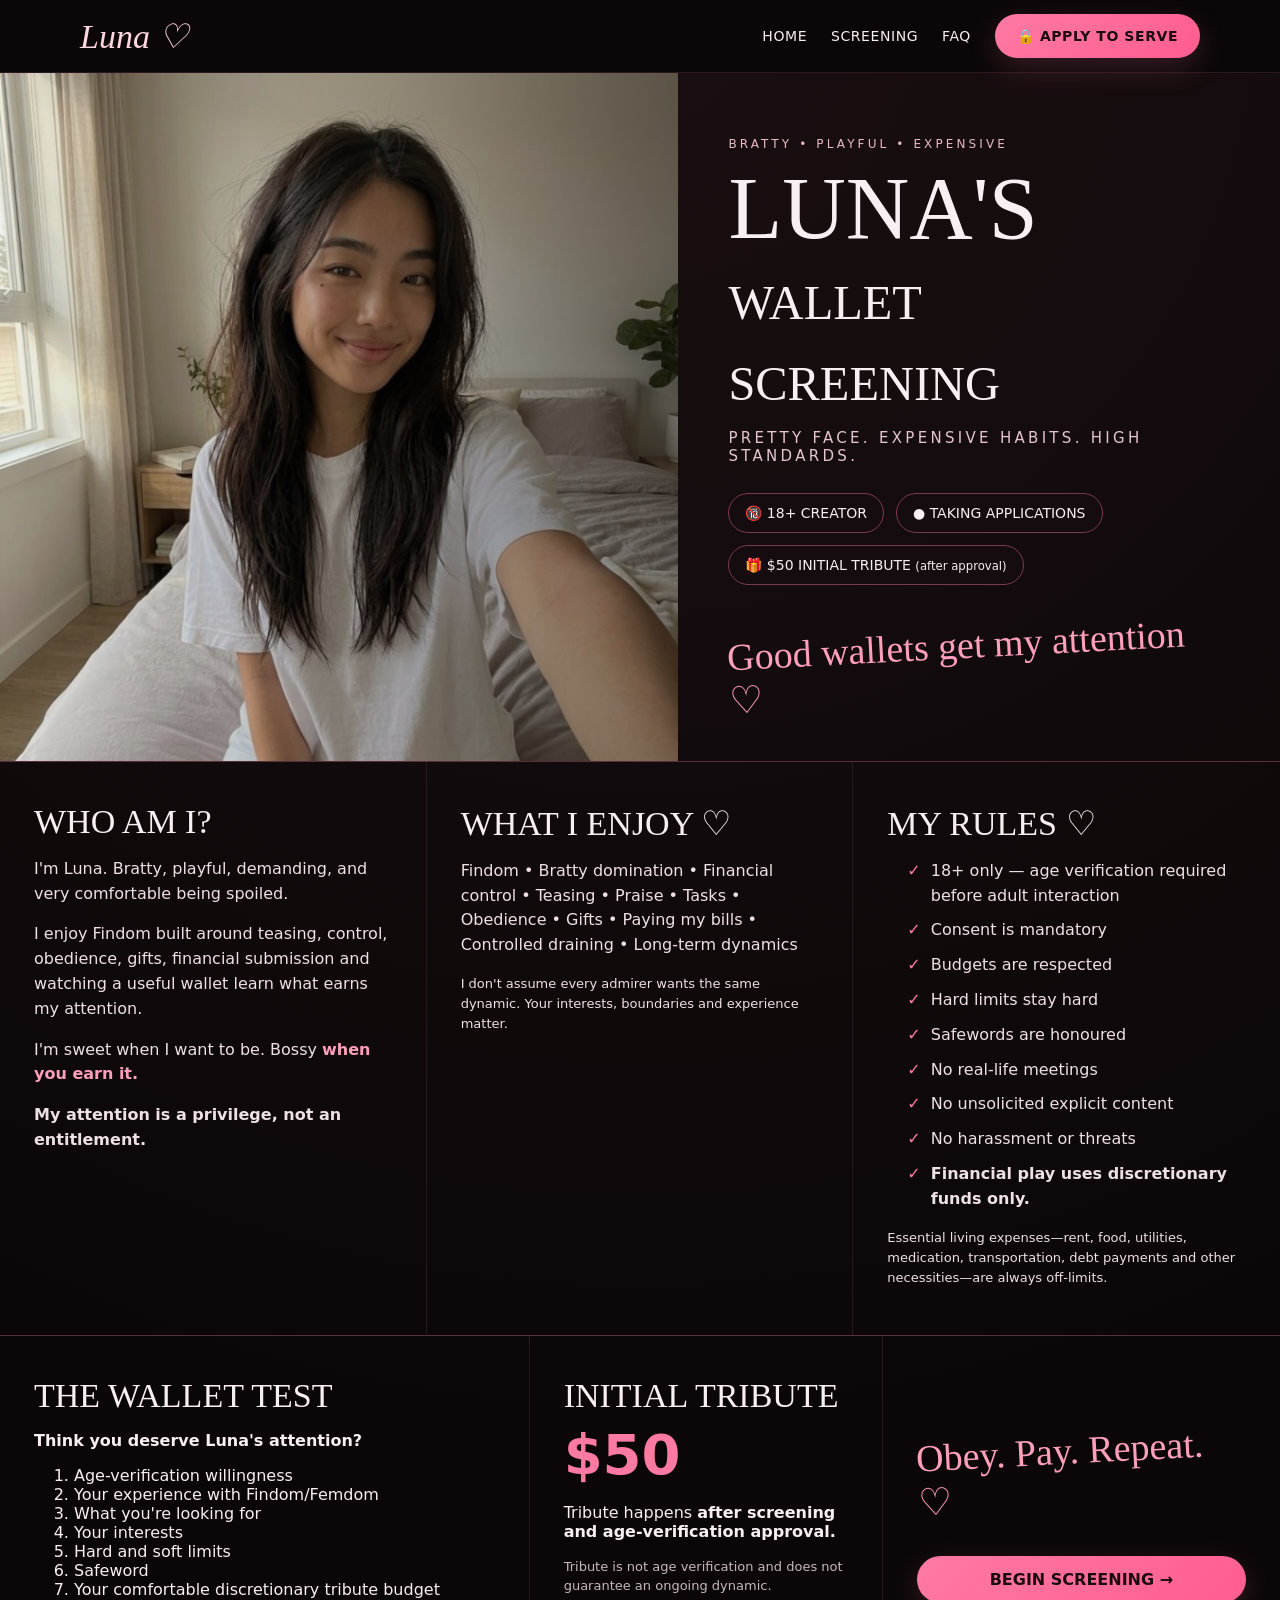
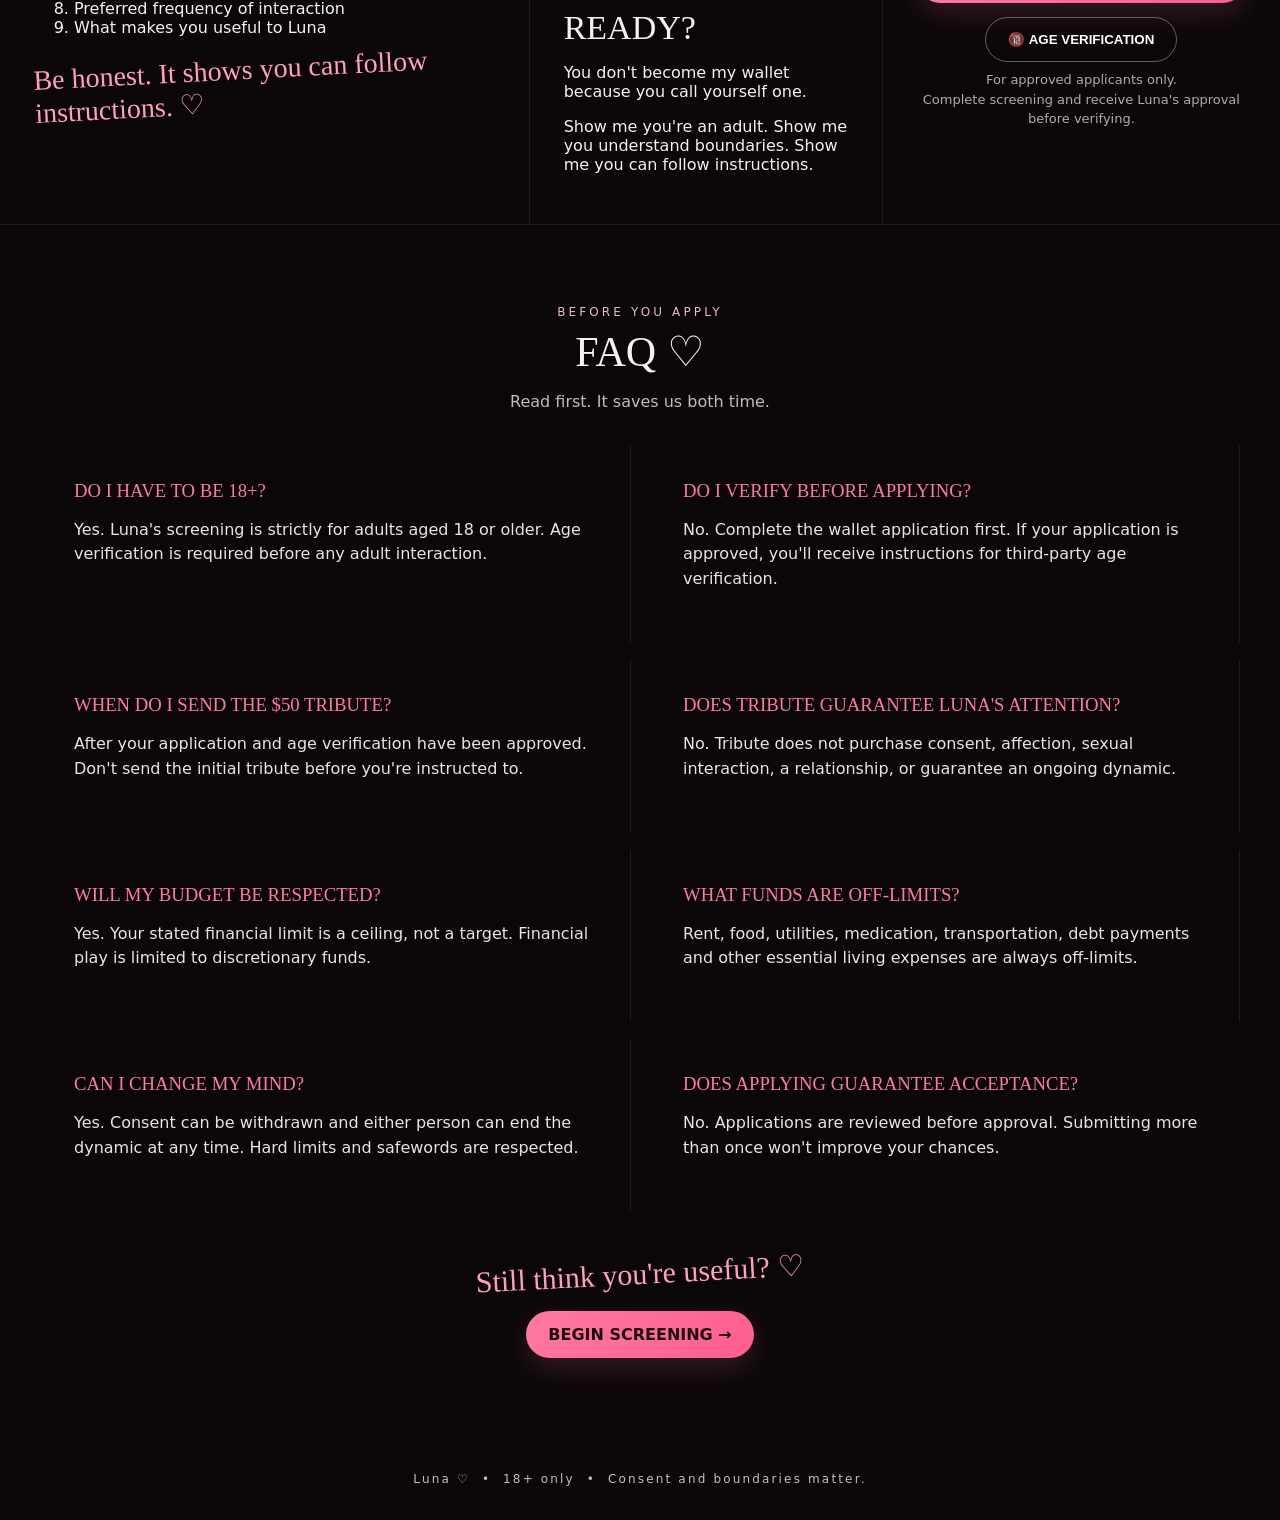
<file: index.html>
<!doctype html>
<html lang="en">
<head>
<meta charset="utf-8">
<meta name="viewport" content="width=device-width,initial-scale=1">

<title>Luna's Wallet Screening</title>

<link rel="stylesheet" href="styles.css?v=5">
</head>

<body>

<nav>
  <div class="wrap navin">

    <a class="brand" href="#top">Luna ♡</a>

    <div class="navlinks">
      <a href="#top">HOME</a>
      <a href="#screening">SCREENING</a>
      <a href="#faq">FAQ</a>

      <a class="btn primary" href="screening.html">
        🔒 APPLY TO SERVE
      </a>
    </div>

  </div>
</nav>


<section class="hero" id="top">

  <div class="heroimg" aria-label="Luna portrait"></div>

  <div class="heroCopy">

    <div class="kicker">
      Bratty • Playful • Expensive
    </div>

    <h1>
      LUNA'S<br>
      <span style="font-size:.55em">
        WALLET SCREENING
      </span>
    </h1>

    <div class="sub">
      Pretty face. Expensive habits. High standards.
    </div>

    <div class="badges">

      <div class="badge">
        🔞 18+ CREATOR
      </div>

      <div class="badge">
        ● TAKING APPLICATIONS
      </div>

      <div class="badge">
        🎁 $50 INITIAL TRIBUTE
        <small>(after approval)</small>
      </div>

    </div>

    <div class="script">
      Good wallets get my attention ♡
    </div>

  </div>

</section>


<section class="grid3">

  <article class="card">

    <h2>WHO AM I?</h2>

    <p>
      I'm Luna. Bratty, playful, demanding, and very comfortable being spoiled.
    </p>

    <p>
      I enjoy Findom built around teasing, control, obedience, gifts,
      financial submission and watching a useful wallet learn what earns
      my attention.
    </p>

    <p>
      I'm sweet when I want to be.
      Bossy <span class="pink">when you earn it.</span>
    </p>

    <p class="pink">
      My attention is a privilege, not an entitlement.
    </p>

  </article>


  <article class="card">

    <h2>WHAT I ENJOY ♡</h2>

    <p>
      Findom • Bratty domination • Financial control • Teasing • Praise •
      Tasks • Obedience • Gifts • Paying my bills • Controlled draining •
      Long-term dynamics
    </p>

    <p class="small">
      I don't assume every admirer wants the same dynamic.
      Your interests, boundaries and experience matter.
    </p>

  </article>


  <article class="card">

    <h2>MY RULES ♡</h2>

    <ul class="rules">

      <li>
        18+ only — age verification required before adult interaction
      </li>

      <li>
        Consent is mandatory
      </li>

      <li>
        Budgets are respected
      </li>

      <li>
        Hard limits stay hard
      </li>

      <li>
        Safewords are honoured
      </li>

      <li>
        No real-life meetings
      </li>

      <li>
        No unsolicited explicit content
      </li>

      <li>
        No harassment or threats
      </li>

      <li>
        <strong>
          Financial play uses discretionary funds only.
        </strong>
      </li>

    </ul>

    <p class="small">
      Essential living expenses—rent, food, utilities, medication,
      transportation, debt payments and other necessities—are always off-limits.
    </p>

  </article>

</section>


<section class="bottomgrid">

  <div class="panel">

    <h2>THE WALLET TEST</h2>

    <p>
      <strong>
        Think you deserve Luna's attention?
      </strong>
    </p>

    <ol>
      <li>Age-verification willingness</li>
      <li>Your experience with Findom/Femdom</li>
      <li>What you're looking for</li>
      <li>Your interests</li>
      <li>Hard and soft limits</li>
      <li>Safeword</li>
      <li>Your comfortable discretionary tribute budget</li>
      <li>Preferred frequency of interaction</li>
      <li>What makes you useful to Luna</li>
    </ol>

    <div class="script" style="font-size:28px">
      Be honest. It shows you can follow instructions. ♡
    </div>

  </div>


  <div class="panel">

    <h2>INITIAL TRIBUTE</h2>

    <div style="font-size:56px;color:var(--pink);font-weight:900">
      $50
    </div>

    <p>
      Tribute happens
      <strong>
        after screening and age-verification approval.
      </strong>
    </p>

    <p class="small">
      Tribute is not age verification and does not guarantee an ongoing dynamic.
    </p>

    <h2>READY?</h2>

    <p>
      You don't become my wallet because you call yourself one.
    </p>

    <p>
      Show me you're an adult.
      Show me you understand boundaries.
      Show me you can follow instructions.
    </p>

  </div>


  <div class="panel ctaBlock" id="screening">

    <div class="script">
      Obey. Pay. Repeat. ♡
    </div>


    <div class="screening-actions">

      <a class="btn primary" href="screening.html">
        BEGIN SCREENING →
      </a>


      <div class="verification-step">

        <button
          type="button"
          class="btn verification-btn"
          onclick="document.getElementById('avMessage').classList.add('show')"
        >
          🔞 AGE VERIFICATION
        </button>


        <p class="verification-note">
          For approved applicants only.<br>
          Complete screening and receive Luna's approval before verifying.
        </p>

      </div>

    </div>

  </div>

</section>


<!-- AGE VERIFICATION POPUP -->

<div id="avMessage" class="av-popup">

  <div class="av-popup-box">

    <button
      type="button"
      class="av-close"
      onclick="document.getElementById('avMessage').classList.remove('show')"
    >
      ×
    </button>


    <div class="av-icon">
      🔞
    </div>


    <h2>
      AGE VERIFICATION
    </h2>


    <p>
      Age verification is unlocked after application approval.
    </p>


    <p class="small">
      Complete Luna's screening first.
      If your application is approved, you'll receive instructions
      for completing your 18+ verification.
    </p>


    <button
      type="button"
      class="btn primary"
      onclick="document.getElementById('avMessage').classList.remove('show')"
    >
      UNDERSTOOD ♡
    </button>

  </div>

</div>


<!-- FAQ -->

<section class="faq-section" id="faq">

  <div class="faq-wrap">


    <div class="faq-heading">

      <div class="kicker">
        BEFORE YOU APPLY
      </div>

      <h2>
        FAQ ♡
      </h2>

      <p>
        Read first. It saves us both time.
      </p>

    </div>


    <div class="faq-grid">


      <article class="card">

        <h3>
          DO I HAVE TO BE 18+?
        </h3>

        <p>
          Yes. Luna's screening is strictly for adults aged 18 or older.
          Age verification is required before any adult interaction.
        </p>

      </article>


      <article class="card">

        <h3>
          DO I VERIFY BEFORE APPLYING?
        </h3>

        <p>
          No. Complete the wallet application first.
          If your application is approved, you'll receive instructions
          for third-party age verification.
        </p>

      </article>


      <article class="card">

        <h3>
          WHEN DO I SEND THE $50 TRIBUTE?
        </h3>

        <p>
          After your application and age verification have been approved.
          Don't send the initial tribute before you're instructed to.
        </p>

      </article>


      <article class="card">

        <h3>
          DOES TRIBUTE GUARANTEE LUNA'S ATTENTION?
        </h3>

        <p>
          No. Tribute does not purchase consent, affection,
          sexual interaction, a relationship,
          or guarantee an ongoing dynamic.
        </p>

      </article>


      <article class="card">

        <h3>
          WILL MY BUDGET BE RESPECTED?
        </h3>

        <p>
          Yes. Your stated financial limit is a ceiling, not a target.
          Financial play is limited to discretionary funds.
        </p>

      </article>


      <article class="card">

        <h3>
          WHAT FUNDS ARE OFF-LIMITS?
        </h3>

        <p>
          Rent, food, utilities, medication, transportation,
          debt payments and other essential living expenses
          are always off-limits.
        </p>

      </article>


      <article class="card">

        <h3>
          CAN I CHANGE MY MIND?
        </h3>

        <p>
          Yes. Consent can be withdrawn and either person can end the
          dynamic at any time.
          Hard limits and safewords are respected.
        </p>

      </article>


      <article class="card">

        <h3>
          DOES APPLYING GUARANTEE ACCEPTANCE?
        </h3>

        <p>
          No. Applications are reviewed before approval.
          Submitting more than once won't improve your chances.
        </p>

      </article>


    </div>


    <div class="faq-bottom">

      <div class="script">
        Still think you're useful? ♡
      </div>

      <a class="btn primary" href="screening.html">
        BEGIN SCREENING →
      </a>

    </div>


  </div>

</section>


<footer>

  <div class="wrap">
    Luna ♡
    &nbsp;•&nbsp;
    18+ only
    &nbsp;•&nbsp;
    Consent and boundaries matter.
  </div>

</footer>


</body>
</html>
</file>
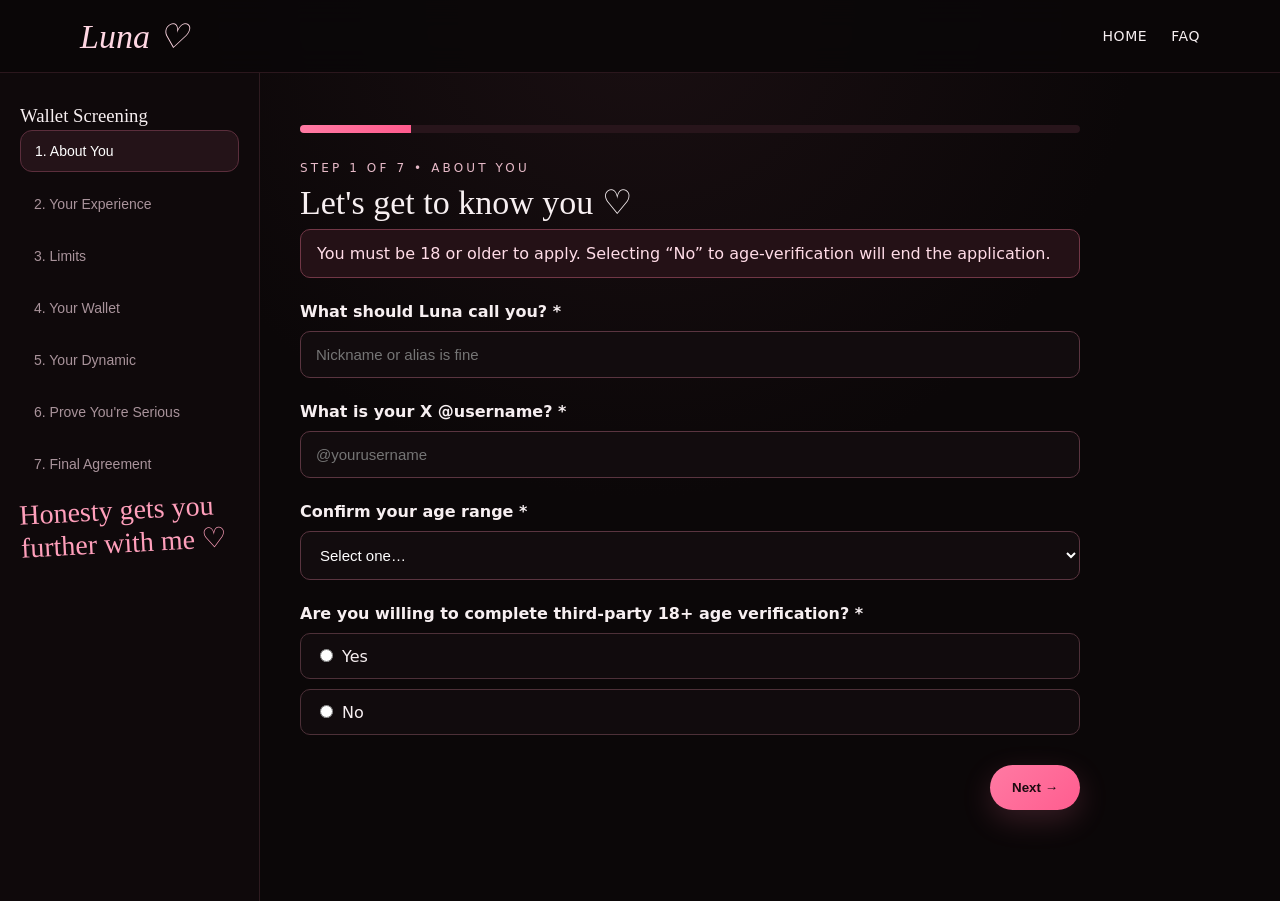
<file: screening.html>
<!doctype html>
<html lang="en">
<head>
<meta charset="utf-8"><meta name="viewport" content="width=device-width,initial-scale=1">
<title>Apply to Serve Luna</title>
<link rel="stylesheet" href="styles.css">
</head>
<body>
<nav><div class="wrap navin">
 <a class="brand" href="index.html">Luna ♡</a>
 <div class="navlinks"><a href="index.html">HOME</a><a href="index.html#faq">FAQ</a></div>
</div></nav>

<div class="formShell">
 <aside class="steps">
   <h3>Wallet Screening</h3>
   <div class="stepnav">
     <button data-goto="1" class="active">1. About You</button>
     <button data-goto="2">2. Your Experience</button>
     <button data-goto="3">3. Limits</button>
     <button data-goto="4">4. Your Wallet</button>
     <button data-goto="5">5. Your Dynamic</button>
     <button data-goto="6">6. Prove You're Serious</button>
     <button data-goto="7">7. Final Agreement</button>
   </div>
   <div class="script" style="font-size:28px">Honesty gets you further with me ♡</div>
 </aside>

 <main class="formArea">
   <div class="progress"><div id="progressBar"></div></div>
   <form id="screeningForm">
    <section class="step active" data-step="1">
      <div class="kicker">Step 1 of 7 • About You</div><h2>Let's get to know you ♡</h2>
      <div class="notice">You must be 18 or older to apply. Selecting “No” to age-verification will end the application.</div>
      <div class="q"><label class="title">What should Luna call you? *</label><input name="name" type="text" required placeholder="Nickname or alias is fine"></div>
      <div class="q"><label class="title">What is your X @username? *</label><input name="xhandle" type="text" required placeholder="@yourusername"></div>
      <div class="q"><label class="title">Confirm your age range *</label>
        <select name="age" required><option value="">Select one…</option><option>18–20</option><option>21–24</option><option>25–34</option><option>35–44</option><option>45–54</option><option>55+</option></select>
      </div>
      <div class="q"><label class="title">Are you willing to complete third-party 18+ age verification? *</label>
        <div class="options"><label class="option"><input type="radio" name="av" value="Yes" required>Yes</label><label class="option"><input type="radio" name="av" value="No">No</label></div>
      </div>
    </section>

    <section class="step" data-step="2">
      <div class="kicker">Step 2 of 7 • Your Experience</div><h2>What are you into?</h2>
      <div class="q"><label class="title">How experienced are you with Findom/Femdom?</label>
        <select name="experience"><option>Completely new</option><option>Curious / limited experience</option><option>Some experience</option><option>Experienced submissive</option><option>Currently or previously served a Domme</option></select>
      </div>
      <div class="q"><label class="title">What interests you? (choose any)</label>
        <div class="options">
          <label class="option"><input type="checkbox" name="interests" value="Financial domination">Financial domination</label><label class="option"><input type="checkbox" name="interests" value="Bratty domination">Bratty domination</label><label class="option"><input type="checkbox" name="interests" value="Paying bills">Paying bills</label><label class="option"><input type="checkbox" name="interests" value="Gifts / spoiling">Gifts / spoiling</label><label class="option"><input type="checkbox" name="interests" value="Tasks">Tasks</label><label class="option"><input type="checkbox" name="interests" value="Teasing">Teasing</label><label class="option"><input type="checkbox" name="interests" value="Praise / approval">Praise / approval</label><label class="option"><input type="checkbox" name="interests" value="Controlled financial play">Controlled financial play</label><label class="option"><input type="checkbox" name="interests" value="Obedience">Obedience</label><label class="option"><input type="checkbox" name="interests" value="Long-term D/s dynamic">Long-term D/s dynamic</label><label class="option"><input type="checkbox" name="interests" value="Casual tribute / admiration">Casual tribute / admiration</label>
        </div>
      </div>
      <div class="q"><label class="title">What are you actually looking for from Luna?</label><textarea name="lookingfor"></textarea></div>
    </section>

    <section class="step" data-step="3">
      <div class="kicker">Step 3 of 7 • Limits</div><h2>Your boundaries matter.</h2>
      <div class="q"><label class="title">Hard limits</label><textarea name="hardlimits" placeholder="Things Luna must never incorporate into your dynamic"></textarea></div>
      <div class="q"><label class="title">Soft limits</label><textarea name="softlimits" placeholder="Things you may consider only after discussion and explicit agreement"></textarea></div>
      <div class="q"><label class="title">Preferred safeword</label><input name="safeword" type="text" placeholder="Default: RED"></div>
      <div class="q"><label class="option"><input type="checkbox" name="withdrawConsent" required>I understand I may withdraw consent or stop an interaction at any time.</label></div>
    </section>

    <section class="step" data-step="4">
      <div class="kicker">Step 4 of 7 • Your Wallet</div><h2>Be honest about your budget.</h2>
      <div class="notice">Financial play uses discretionary funds only. Essential living expenses are off-limits.</div>
      <div class="q"><label class="title">Comfortable MONTHLY discretionary Findom budget</label>
       <select name="monthlyBudget"><option>Under $50</option><option>$50–$100</option><option>$101–$250</option><option>$251–$500</option><option>$501–$1,000</option><option>$1,000+</option></select>
      </div>
      <div class="q"><label class="title">Comfortable amount in ONE interaction</label>
       <select name="singleBudget"><option>$10–$25</option><option>$26–$50</option><option>$51–$100</option><option>$101–$250</option><option>$251–$500</option><option>Other</option></select>
      </div>
      <div class="notice">Your stated limit is a ceiling, not a target.</div>
    </section>

    <section class="step" data-step="5">
      <div class="kicker">Step 5 of 7 • Your Dynamic</div><h2>How do you like to interact?</h2>
      <div class="q"><label class="title">How often would you ideally interact?</label>
       <select name="frequency"><option>Occasionally</option><option>A few times per month</option><option>Weekly</option><option>Several times per week</option><option>Ongoing dynamic</option><option>Not sure yet</option></select>
      </div>
      <div class="q"><label class="title">Which style appeals most?</label>
       <select name="style"><option>Playful / bratty</option><option>Firm and structured</option><option>Praise / reward focused</option><option>Financially focused</option><option>A mixture</option><option>I'd rather discover it naturally</option></select>
      </div>
      <div class="q"><label class="title">Communication preferences</label>
        <div class="options">
        <label class="option"><input type="checkbox" name="communication" value="Teasing">Teasing</label><label class="option"><input type="checkbox" name="communication" value="Direct instructions">Direct instructions</label><label class="option"><input type="checkbox" name="communication" value="Tasks">Tasks</label><label class="option"><input type="checkbox" name="communication" value="Praise when earned">Praise when earned</label><label class="option"><input type="checkbox" name="communication" value="Bratty demands">Bratty demands</label><label class="option"><input type="checkbox" name="communication" value="Casual conversation too">Casual conversation too</label><label class="option"><input type="checkbox" name="communication" value="Structured rules">Structured rules</label>
        </div>
      </div>
    </section>

    <section class="step" data-step="6">
      <div class="kicker">Step 6 of 7 • Prove You're Serious</div><h2>Show me you were paying attention.</h2>
      <div class="q"><label class="title">What makes you useful to Luna? 💋</label><textarea name="useful" required></textarea></div>
      <div class="q"><label class="title">What's one boundary you expect Luna to respect?</label><textarea name="respectBoundary" required></textarea></div>
    </section>

    <section class="step" data-step="7">
      <div class="kicker">Step 7 of 7 • Final Agreement</div><h2>Rules & consent.</h2>
      <div class="options">
       <label class="option"><input type="checkbox" name="agreeAge" value="Yes" required>I confirm that I am 18 or older.</label>
       <label class="option"><input type="checkbox" name="agreeAV" value="Yes" required>I understand that third-party age verification may be required.</label>
       <label class="option"><input type="checkbox" name="agreeConsent" value="Yes" required>I understand that Findom is consensual fantasy / financial play.</label>
       <label class="option"><input type="checkbox" name="agreeFunds" value="Yes" required>I will only use discretionary funds. Essential living expenses are off-limits.</label>
       <label class="option"><input type="checkbox" name="agreeLimits" value="Yes" required>I understand my stated financial limits will be respected.</label>
       <label class="option"><input type="checkbox" name="agreeTribute" value="Yes" required>I understand tribute does not purchase consent, affection, sexual interaction, or a relationship.</label>
       <label class="option"><input type="checkbox" name="agreeEnd" value="Yes" required>I understand that either person can end the dynamic.</label>
      </div>
      <div class="notice" style="margin-top:22px"><strong>After approval:</strong> you will be directed to third-party age verification. The $50 initial tribute comes only after that approval.</div>
    </section>

    <div class="formActions">
      <button type="button" class="btn ghost" id="backBtn">← Back</button>
      <button type="button" class="btn primary" id="nextBtn">Next →</button>
      <button type="submit" class="btn primary" id="submitBtn" style="display:none">SUBMIT TO LUNA 💋</button>
    </div>
   </form>

   <div class="success" id="success">
    <h2>APPLICATION RECEIVED ♡</h2>
    <p>Cute. You can follow instructions.</p>
    <p>Submission does not guarantee acceptance. If approved, you'll receive instructions for age verification and your <strong>$50 initial tribute</strong>.</p>
    <p><strong>Don't send twice. Don't chase. Behave. 💋</strong></p>
    <p class="small">Your application has been sent for review. Do not submit it twice.</p>
   </div>
 </main>
</div>
<script src="app.js?v=7"></script>
</body></html>
</file>
<file: styles.css>
:root{
  --bg:#0b0708; --panel:#120b0d; --panel2:#191012; --text:#f7eff1; --muted:#c7b8bd;
  --pink:#ff7aa3; --pink2:#ff9fbb; --line:#5a2f3b; --ok:#8dd7aa; --danger:#ff8d9d;
}
*{box-sizing:border-box}
html{scroll-behavior:smooth}
body{margin:0;background:radial-gradient(circle at top,#1a0f12 0,#0b0708 45%);color:var(--text);font-family:Inter,system-ui,-apple-system,Segoe UI,Roboto,Arial,sans-serif}
a{text-decoration:none;color:inherit}
.wrap{width:min(1120px,92vw);margin:auto}
nav{position:sticky;top:0;z-index:20;background:rgba(11,7,8,.9);backdrop-filter:blur(14px);border-bottom:1px solid #2b171d}
.navin{height:72px;display:flex;align-items:center;justify-content:space-between;gap:20px}
.brand{font-family:Georgia,serif;font-style:italic;font-size:34px;color:#ffd6e2}
.navlinks{display:flex;gap:24px;align-items:center;font-size:14px;letter-spacing:.04em}
.btn{display:inline-flex;align-items:center;justify-content:center;border:0;border-radius:999px;padding:14px 22px;font-weight:800;cursor:pointer}
.btn.primary{background:linear-gradient(135deg,var(--pink),#ff5d8f);color:#1b0b10;box-shadow:0 10px 30px rgba(255,122,163,.18)}
.btn.ghost{border:1px solid #6e3848;background:#160d10;color:#fff}
.hero{display:grid;grid-template-columns:1.06fr .94fr;min-height:560px;border-bottom:1px solid var(--line)}
.heroimg{min-height:560px;background:url('luna.jpg') center 42%/cover no-repeat;position:relative}
.heroimg:after{content:"";position:absolute;inset:0;background:linear-gradient(90deg,rgba(9,6,7,.06),rgba(9,6,7,.5))}
.heroCopy{padding:64px 6vw 50px 50px;display:flex;flex-direction:column;justify-content:center}
.kicker{letter-spacing:.26em;font-size:12px;color:#e7bac8;text-transform:uppercase}
h1,h2,h3{font-family:Georgia,serif;font-weight:500;margin:.2em 0}
h1{font-size:clamp(48px,7vw,88px);line-height:.92}
h2{font-size:34px}
.sub{font-size:15px;letter-spacing:.22em;text-transform:uppercase;color:#e5c5cf}
.badges{display:flex;gap:12px;flex-wrap:wrap;margin:28px 0}
.badge{border:1px solid #7b3b4e;border-radius:999px;padding:11px 16px;background:#150c0f;font-size:14px}
.script{font-family:"Brush Script MT",cursive;color:var(--pink2);font-size:38px;transform:rotate(-3deg);margin-top:10px}
.grid3{display:grid;grid-template-columns:1fr 1fr 1fr;border-bottom:1px solid var(--line)}
.card{padding:34px;border-right:1px solid #2a171d}
.card:last-child{border-right:0}
.card p,.card li{color:#eee1e5;line-height:1.55}
.card ul{padding-left:20px}
.pink{color:var(--pink2);font-weight:800}
.bottomgrid{display:grid;grid-template-columns:1.2fr .8fr .9fr}
.panel{padding:34px;border-right:1px solid #2a171d;border-bottom:1px solid #2a171d}
.panel:last-child{border-right:0}
.rules{list-style:none;padding:0}
.rules li{display:flex;gap:10px;margin:10px 0}
.rules li:before{content:"✓";color:var(--pink);font-weight:900}
.ctaBlock{display:flex;flex-direction:column;justify-content:center;align-items:flex-start;gap:16px}
.small{font-size:13px;color:var(--muted);line-height:1.5}
footer{padding:34px 0;color:#cbbbc0;text-align:center;letter-spacing:.18em;font-size:12px}

.formShell{display:grid;grid-template-columns:260px 1fr;gap:0;min-height:calc(100vh - 72px)}
.steps{border-right:1px solid #2e1b20;background:#0f090b;padding:28px 20px;position:sticky;top:72px;height:calc(100vh - 72px)}
.stepnav{display:flex;flex-direction:column;gap:12px}
.stepnav button{appearance:none;border:0;background:none;color:#a9939b;text-align:left;padding:12px 14px;border-radius:12px;font-size:14px;cursor:pointer}
.stepnav button.active{background:#241318;color:#fff;border:1px solid #5b2e3c}
.formArea{padding:40px;max-width:860px}
.step{display:none}
.step.active{display:block}
.q{margin:24px 0}
.q label.title{display:block;font-weight:800;margin-bottom:10px}
input[type=text],input[type=email],textarea,select{
 width:100%;background:#120c0e;border:1px solid #5a3540;color:#fff;border-radius:10px;padding:14px 15px;font-size:15px
}
textarea{min-height:120px;resize:vertical}
.options{display:grid;gap:10px}
.option{border:1px solid #4d3038;border-radius:10px;padding:12px 14px;background:#110b0d}
.option input{margin-right:9px}
.formActions{display:flex;justify-content:space-between;gap:12px;margin-top:30px}
.notice{padding:14px 16px;border:1px solid #713746;background:#241116;border-radius:10px;color:#ffdce7}
.success{display:none;padding:28px;border:1px solid #48775b;background:#102017;border-radius:14px}
.success.show{display:block}
.progress{height:8px;background:#28151b;border-radius:99px;overflow:hidden;margin:12px 0 28px}
.progress>div{height:100%;background:linear-gradient(90deg,var(--pink),#ff5b8d);width:14.28%;transition:.25s}
@media(max-width:840px){
 .navlinks a:not(.btn){display:none}
 .hero{grid-template-columns:1fr}
 .heroimg{min-height:440px}
 .heroCopy{padding:42px 6vw}
 .grid3,.bottomgrid{grid-template-columns:1fr}
 .card,.panel{border-right:0;border-bottom:1px solid #2a171d}
 .formShell{grid-template-columns:1fr}
 .steps{position:static;height:auto;border-right:0;border-bottom:1px solid #2e1b20}
 .stepnav{display:grid;grid-template-columns:repeat(2,1fr)}
 .formArea{padding:24px}
}
.screening-actions {
  display: flex;
  flex-direction: column;
  gap: 14px;
  margin-top: 24px;
}

.verification-step {
  text-align: center;
}

.verification-btn {
  display: inline-block;
  border: 1px solid rgba(255,255,255,.35);
  background: transparent;
}

.verification-note {
  margin-top: 8px;
  font-size: 13px;
  line-height: 1.5;
  opacity: .7;
}

.age-verification-info {
  margin-top: 28px;
  padding: 22px;
  border: 1px solid rgba(255,255,255,.18);
  border-radius: 18px;
  text-align: center;
}

.age-verification-info h3 {
  margin-top: 0;
}

.age-verification-info p {
  opacity: .8;
  line-height: 1.6;
}
/* FAQ */
.faq-section{
  padding:80px 20px;
  scroll-margin-top:90px;
}

.faq-wrap{
  max-width:1200px;
  margin:0 auto;
}

.faq-heading{
  text-align:center;
  margin-bottom:35px;
}

.faq-heading h2{
  margin:8px 0;
  font-size:42px;
}

.faq-heading p{
  color:var(--muted);
}

.faq-grid{
  display:grid;
  grid-template-columns:repeat(2,1fr);
  gap:18px;
}

.faq-grid .card{
  height:100%;
}

.faq-grid h3{
  color:var(--pink);
  margin-top:0;
}

.faq-bottom{
  text-align:center;
  margin-top:45px;
}

.faq-bottom .script{
  font-size:30px;
  margin-bottom:20px;
}

@media(max-width:750px){
  .faq-grid{
    grid-template-columns:1fr;
  }

  .faq-heading h2{
    font-size:34px;
  }
}
/* Age Verification Popup */

.av-popup{
  display:none;
  position:fixed;
  inset:0;
  z-index:9999;
  background:rgba(0,0,0,.82);
  align-items:center;
  justify-content:center;
  padding:20px;
}

.av-popup.show{
  display:flex;
}

.av-popup-box{
  position:relative;
  width:min(460px,100%);
  background:#0d090b;
  border:1px solid #713047;
  border-radius:24px;
  padding:38px 30px 32px;
  text-align:center;
  box-shadow:0 20px 70px rgba(0,0,0,.7);
}

.av-popup-box h2{
  margin:8px 0 15px;
  color:var(--pink);
}

.av-popup-box p{
  line-height:1.6;
}

.av-popup-box .small{
  margin-bottom:25px;
}

.av-icon{
  font-size:34px;
}

.av-close{
  position:absolute;
  right:18px;
  top:12px;
  border:0;
  background:none;
  color:#fff;
  font-size:30px;
  cursor:pointer;
}

.av-popup-box .btn{
  width:100%;
  justify-content:center;
  cursor:pointer;
}
.verification-btn{
  color:#fff !important;
}
</file>
